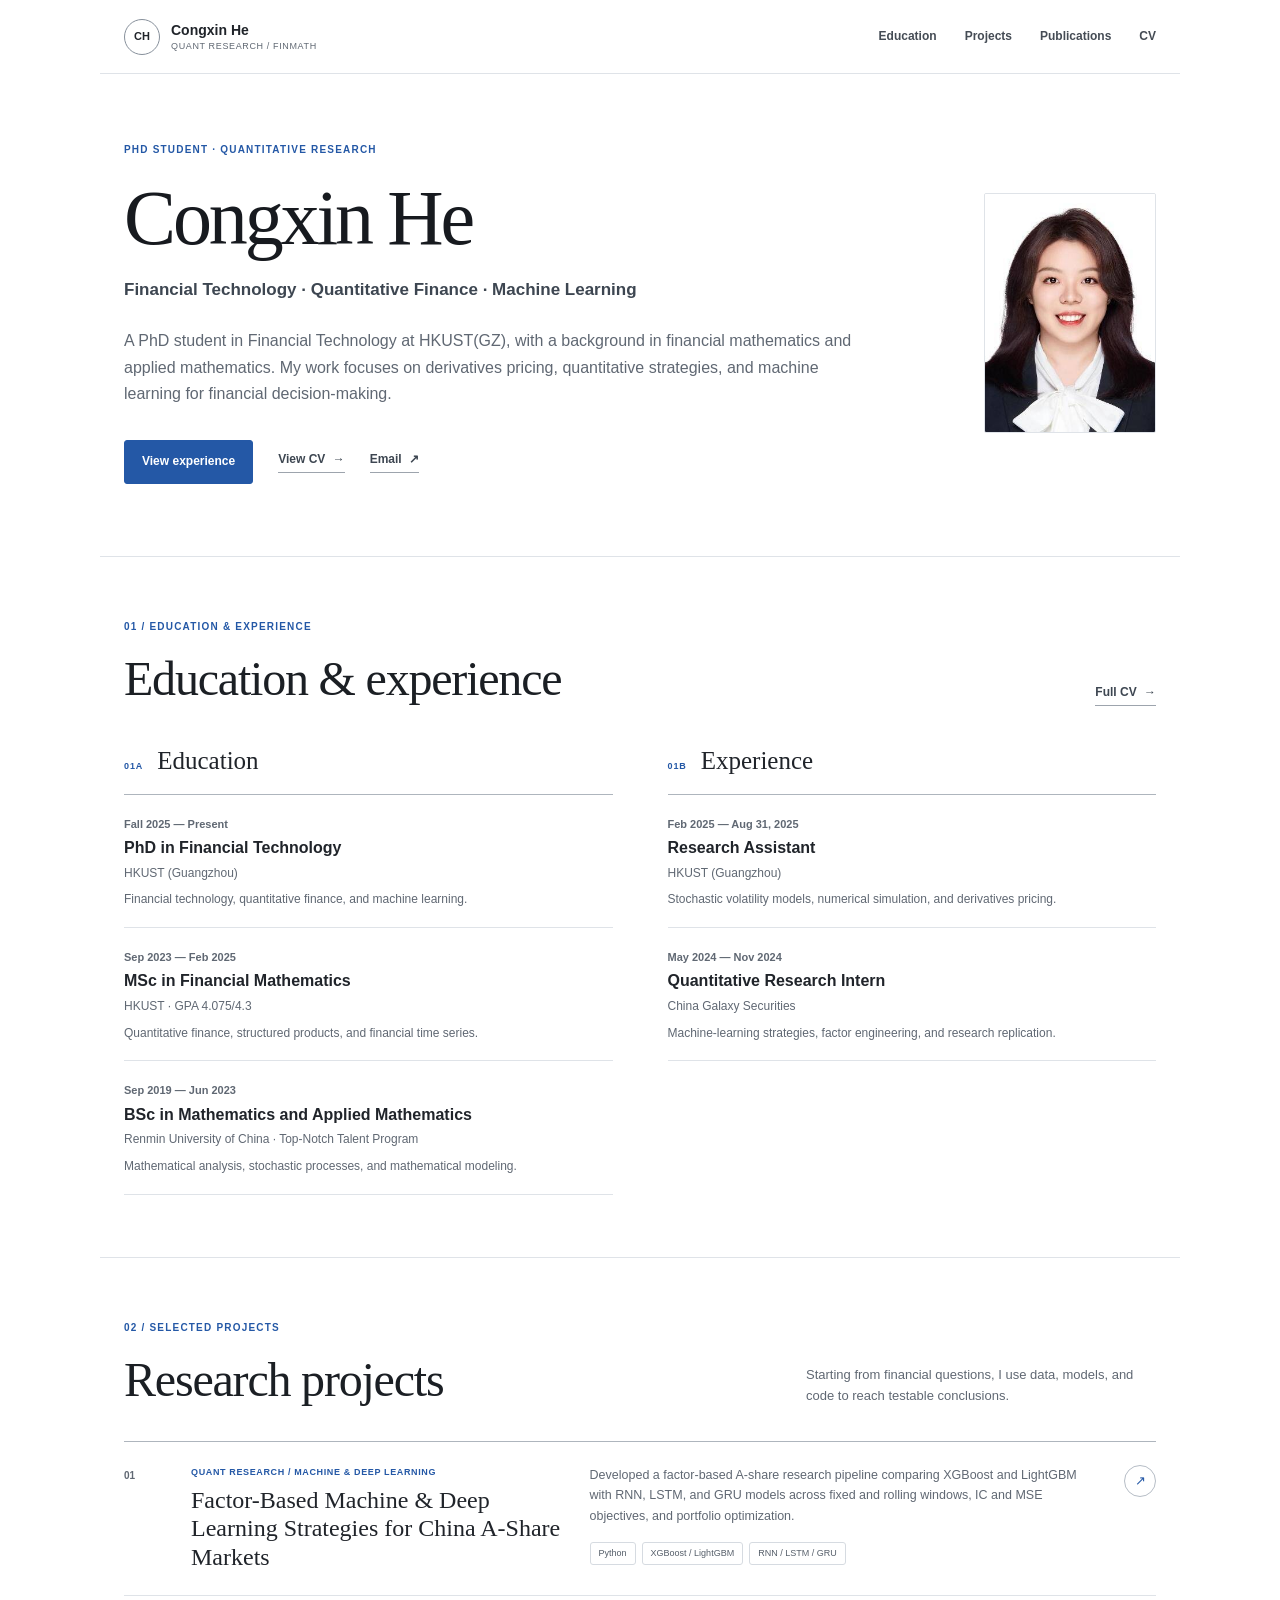
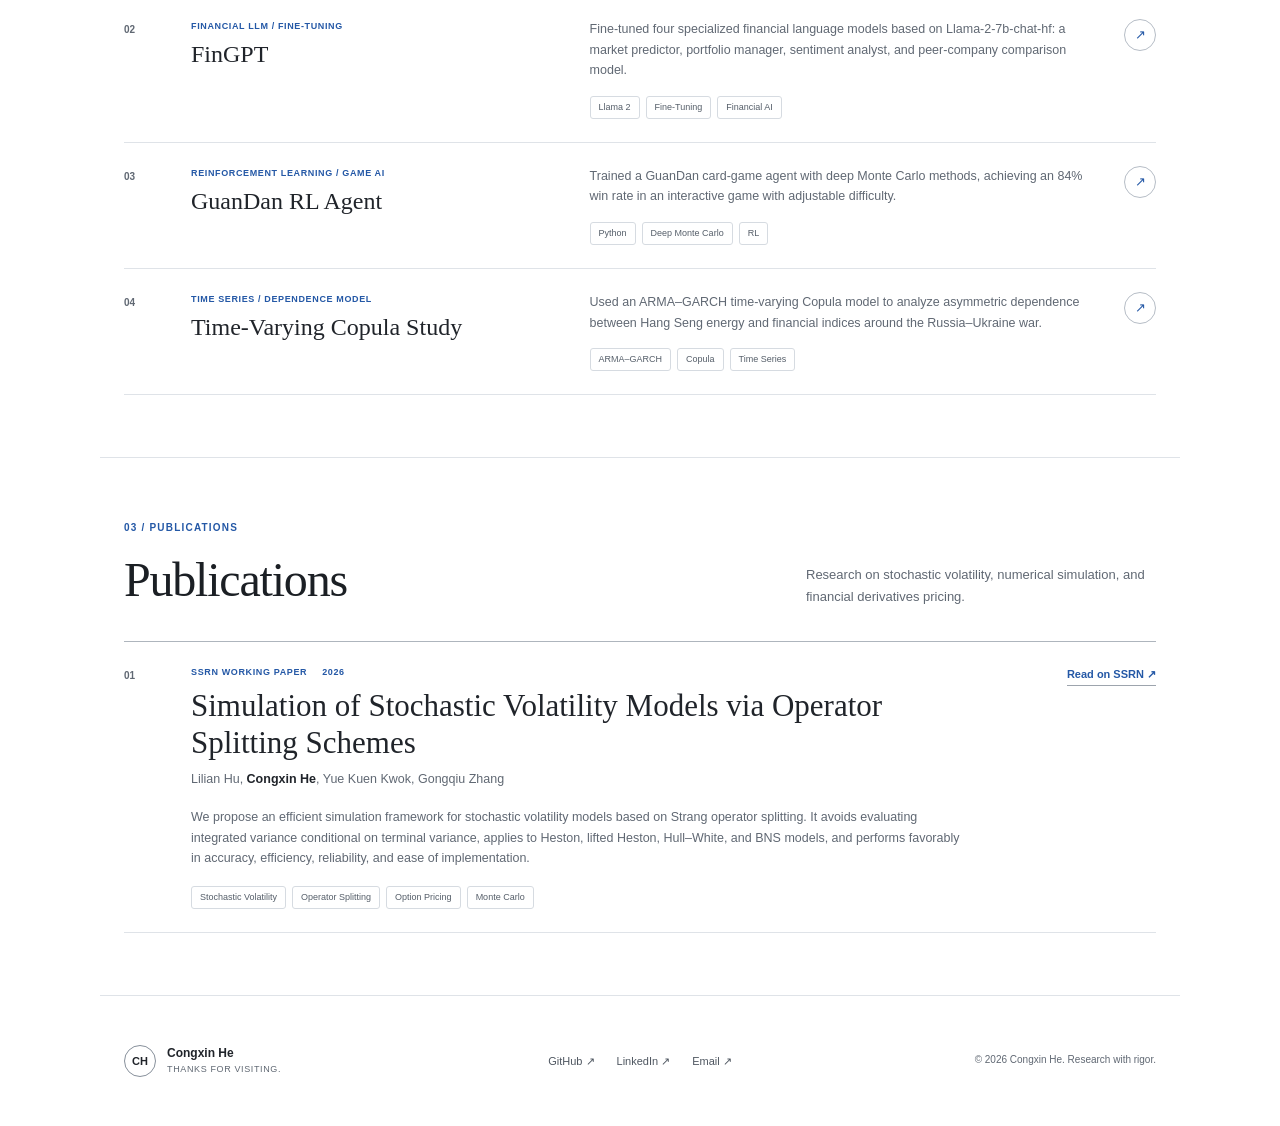
<file: index.html>
<!doctype html>
<html lang="en">
  <head>
    <meta charset="UTF-8" />
    <meta name="viewport" content="width=device-width, initial-scale=1.0" />
    <meta name="description" content="Congxin He — PhD student in Financial Technology at HKUST(GZ), working on quantitative finance, stochastic volatility, and machine learning." />
    <meta name="theme-color" content="#ffffff" />
    <title>Congxin He — Quantitative Researcher</title>
    <link rel="stylesheet" href="styles.css?v=compact-portrait-1" />
    <script src="script.js?v=compact-portrait-1" defer></script>
  </head>
  <body>
    <a class="skip-link" href="#main">Skip to main content</a>

    <header class="site-header">
      <a class="brand" href="#top" aria-label="Back to home">
        <span class="brand-mark">CH</span>
        <span class="brand-text">Congxin He<small>Quant Research / FinMath</small></span>
      </a>

      <nav class="desktop-nav" aria-label="Main navigation">
        <a href="#experience">Education</a>
        <a href="#work">Projects</a>
        <a href="#publications">Publications</a>
        <a href="resume.html">CV</a>
      </nav>

      <div class="header-actions">
        <button class="icon-button menu-toggle" type="button" aria-label="Open menu" aria-expanded="false">
          <span></span><span></span>
        </button>
      </div>
    </header>

    <div class="mobile-menu" aria-hidden="true">
      <nav aria-label="Mobile navigation">
        <a href="#experience"><span>01</span>Education & Experience</a>
        <a href="#work"><span>02</span>Projects</a>
        <a href="#publications"><span>03</span>Publications</a>
        <a href="resume.html"><span>04</span>CV</a>
      </nav>
    </div>

    <main id="main">
      <section class="hero" id="top">
        <div class="hero-copy reveal">
          <p class="eyebrow">PhD Student · Quantitative Research</p>
          <h1>Congxin He</h1>
          <p class="hero-role">Financial Technology · Quantitative Finance · Machine Learning</p>
          <p class="hero-intro">A PhD student in Financial Technology at HKUST(GZ), with a background in financial mathematics and applied mathematics. My work focuses on derivatives pricing, quantitative strategies, and machine learning for financial decision-making.</p>
          <div class="hero-actions">
            <a class="button button-primary" href="#experience">View experience</a>
            <a class="text-link" href="resume.html">View CV <span>→</span></a>
            <a class="text-link" href="mailto:congxin_he@163.com">Email <span>↗</span></a>
          </div>
        </div>
        <figure class="profile-photo reveal">
          <img src="assets/profile.jpeg" alt="Portrait of Congxin He" width="295" height="413" />
        </figure>
      </section>

      <section class="section experience-section" id="experience">
        <div class="section-heading reveal">
          <div><p class="section-number">01 / EDUCATION & EXPERIENCE</p><h2>Education & experience</h2></div>
          <a class="text-link" href="resume.html">Full CV <span>→</span></a>
        </div>
        <div class="experience-groups">
          <div class="timeline-block reveal">
            <div class="timeline-block-heading"><span>01A</span><h3>Education</h3></div>
            <div class="timeline">
              <article><time>Fall 2025 — Present</time><div><h3>PhD in Financial Technology</h3><p>HKUST (Guangzhou)</p></div><span>Financial technology, quantitative finance, and machine learning.</span></article>
              <article><time>Sep 2023 — Feb 2025</time><div><h3>MSc in Financial Mathematics</h3><p>HKUST · GPA 4.075/4.3</p></div><span>Quantitative finance, structured products, and financial time series.</span></article>
              <article><time>Sep 2019 — Jun 2023</time><div><h3>BSc in Mathematics and Applied Mathematics</h3><p>Renmin University of China · Top-Notch Talent Program</p></div><span>Mathematical analysis, stochastic processes, and mathematical modeling.</span></article>
            </div>
          </div>
          <div class="timeline-block reveal">
            <div class="timeline-block-heading"><span>01B</span><h3>Experience</h3></div>
            <div class="timeline">
              <article><time>Feb 2025 — Aug 31, 2025</time><div><h3>Research Assistant</h3><p>HKUST (Guangzhou)</p></div><span>Stochastic volatility models, numerical simulation, and derivatives pricing.</span></article>
              <article><time>May 2024 — Nov 2024</time><div><h3>Quantitative Research Intern</h3><p>China Galaxy Securities</p></div><span>Machine-learning strategies, factor engineering, and research replication.</span></article>
            </div>
          </div>
        </div>
      </section>

      <section class="section work-section" id="work">
        <div class="section-heading reveal">
          <div><p class="section-number">02 / SELECTED PROJECTS</p><h2>Research projects</h2></div>
          <p>Starting from financial questions, I use data, models, and code to reach testable conclusions.</p>
        </div>

        <div class="project-list">
          <article class="project-row reveal">
            <span class="project-number">01</span>
            <div class="project-title"><p>QUANT RESEARCH / MACHINE & DEEP LEARNING</p><h3>Factor-Based Machine & Deep Learning Strategies for China A-Share Markets</h3></div>
            <div class="project-summary"><p>Developed a factor-based A-share research pipeline comparing XGBoost and LightGBM with RNN, LSTM, and GRU models across fixed and rolling windows, IC and MSE objectives, and portfolio optimization.</p><div class="tags"><span>Python</span><span>XGBoost / LightGBM</span><span>RNN / LSTM / GRU</span></div></div>
            <a class="circle-link" href="https://github.com/cxxxxxxhh/Factor-based-Machine-Deep-Learning-Strategies-for-China-A-share-Markets" target="_blank" rel="noreferrer" aria-label="View the China A-share machine and deep learning project on GitHub">↗</a>
          </article>

          <article class="project-row reveal">
            <span class="project-number">02</span>
            <div class="project-title"><p>FINANCIAL LLM / FINE-TUNING</p><h3>FinGPT</h3></div>
            <div class="project-summary"><p>Fine-tuned four specialized financial language models based on Llama-2-7b-chat-hf: a market predictor, portfolio manager, sentiment analyst, and peer-company comparison model.</p><div class="tags"><span>Llama 2</span><span>Fine-Tuning</span><span>Financial AI</span></div></div>
            <a class="circle-link" href="https://github.com/cxxxxxxhh/MAFS5440_FinGPT" target="_blank" rel="noreferrer" aria-label="View FinGPT project on GitHub">↗</a>
          </article>

          <article class="project-row reveal">
            <span class="project-number">03</span>
            <div class="project-title"><p>REINFORCEMENT LEARNING / GAME AI</p><h3>GuanDan RL Agent</h3></div>
            <div class="project-summary"><p>Trained a GuanDan card-game agent with deep Monte Carlo methods, achieving an 84% win rate in an interactive game with adjustable difficulty.</p><div class="tags"><span>Python</span><span>Deep Monte Carlo</span><span>RL</span></div></div>
            <a class="circle-link" href="https://github.com/cxxxxxxhh/GD-test" target="_blank" rel="noreferrer" aria-label="View GuanDan reinforcement learning project on GitHub">↗</a>
          </article>

          <article class="project-row reveal">
            <span class="project-number">04</span>
            <div class="project-title"><p>TIME SERIES / DEPENDENCE MODEL</p><h3>Time-Varying Copula Study</h3></div>
            <div class="project-summary"><p>Used an ARMA–GARCH time-varying Copula model to analyze asymmetric dependence between Hang Seng energy and financial indices around the Russia–Ukraine war.</p><div class="tags"><span>ARMA–GARCH</span><span>Copula</span><span>Time Series</span></div></div>
            <a class="circle-link" href="https://github.com/cxxxxxxhh/WarEffectHKIndex" target="_blank" rel="noreferrer" aria-label="View the Time-Varying Copula study on GitHub">↗</a>
          </article>
        </div>
      </section>

      <section class="section publication-section" id="publications">
        <div class="section-heading reveal">
          <div><p class="section-number">03 / PUBLICATIONS</p><h2>Publications</h2></div>
          <p>Research on stochastic volatility, numerical simulation, and financial derivatives pricing.</p>
        </div>
        <article class="paper-card reveal">
          <div class="paper-index">01</div>
          <div class="paper-main">
            <div class="paper-meta"><span>SSRN WORKING PAPER</span><span>2026</span></div>
            <h3>Simulation of Stochastic Volatility Models via Operator Splitting Schemes</h3>
            <p class="paper-authors">Lilian Hu, <strong>Congxin He</strong>, Yue Kuen Kwok, Gongqiu Zhang</p>
            <p class="paper-abstract">We propose an efficient simulation framework for stochastic volatility models based on Strang operator splitting. It avoids evaluating integrated variance conditional on terminal variance, applies to Heston, lifted Heston, Hull–White, and BNS models, and performs favorably in accuracy, efficiency, reliability, and ease of implementation.</p>
            <div class="tags"><span>Stochastic Volatility</span><span>Operator Splitting</span><span>Option Pricing</span><span>Monte Carlo</span></div>
          </div>
          <a class="paper-link" href="https://papers.ssrn.com/sol3/papers.cfm?abstract_id=6582059" target="_blank" rel="noreferrer" aria-label="Read the paper on SSRN">Read on SSRN <span>↗</span></a>
        </article>
      </section>

    </main>

    <footer>
      <a class="brand footer-brand" href="#top"><span class="brand-mark">CH</span><span class="brand-text">Congxin He<small>Thanks for visiting.</small></span></a>
      <div class="footer-links"><a href="https://github.com/cxxxxxxhh?tab=repositories" target="_blank" rel="noreferrer">GitHub ↗</a><a href="https://www.linkedin.com/in/congxin-he-a1b0b9287/" target="_blank" rel="noreferrer">LinkedIn ↗</a><a href="mailto:congxin_he@163.com">Email ↗</a></div>
      <p>© <span id="year"></span> Congxin He. Research with rigor.</p>
    </footer>
  </body>
</html>
</file>
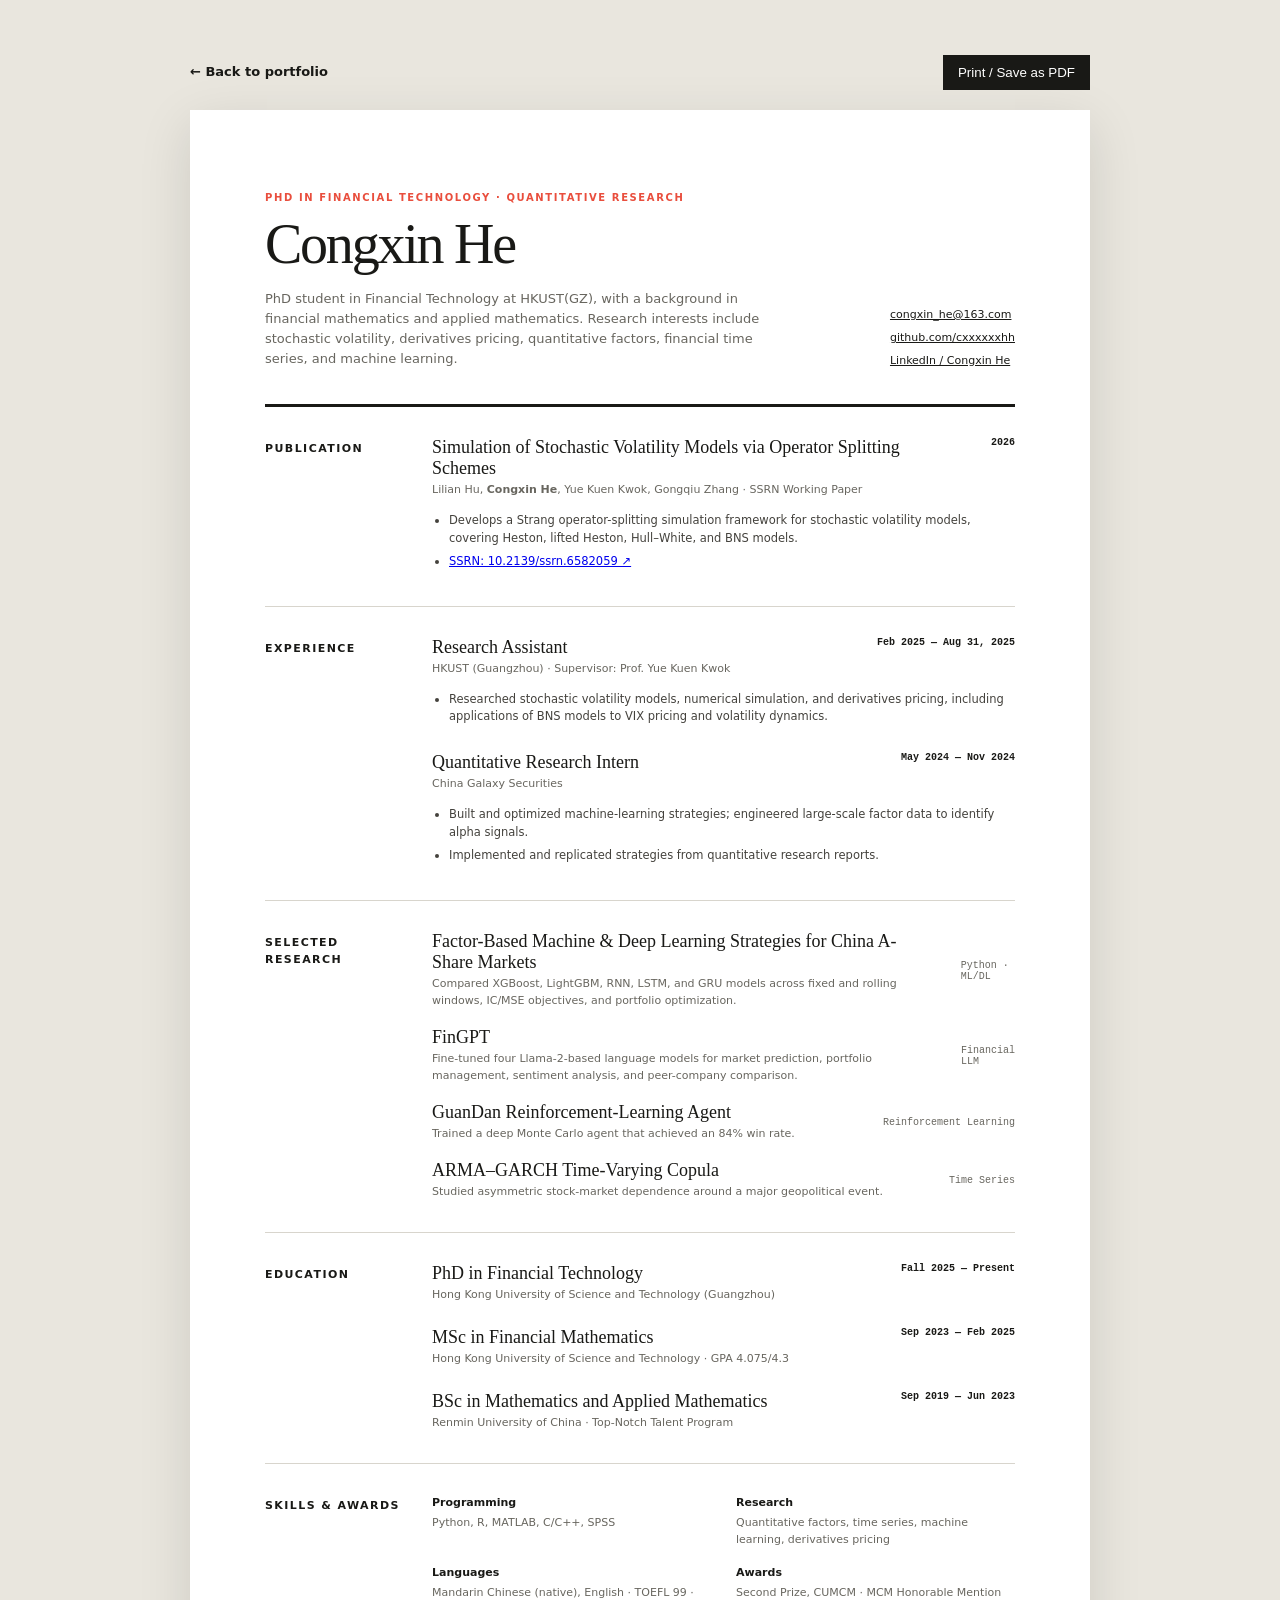
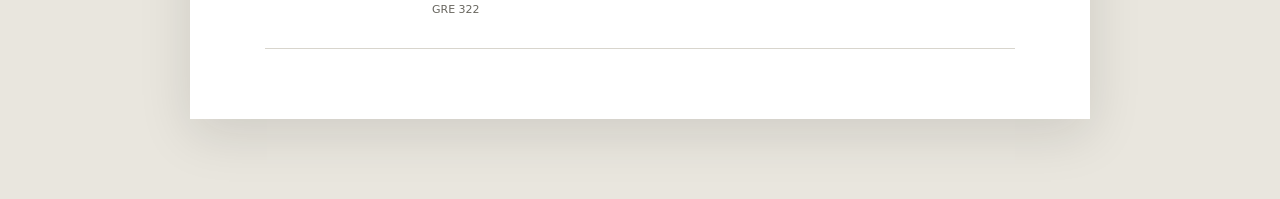
<file: resume.html>
<!doctype html>
<html lang="en">
  <head>
    <meta charset="UTF-8" />
    <meta name="viewport" content="width=device-width, initial-scale=1.0" />
    <meta name="description" content="Academic CV of Congxin He, PhD student in Financial Technology at HKUST(GZ)." />
    <title>CV — Congxin He</title>
    <link rel="stylesheet" href="resume.css?v=20260727-2" />
  </head>
  <body>
    <div class="resume-actions">
      <a href="index.html">← Back to portfolio</a>
      <button type="button" onclick="window.print()">Print / Save as PDF</button>
    </div>
    <main class="resume">
      <header>
        <div>
          <p class="kicker">PHD IN FINANCIAL TECHNOLOGY · QUANTITATIVE RESEARCH</p>
          <h1>Congxin He</h1>
          <p class="summary">PhD student in Financial Technology at HKUST(GZ), with a background in financial mathematics and applied mathematics. Research interests include stochastic volatility, derivatives pricing, quantitative factors, financial time series, and machine learning.</p>
        </div>
        <address>
          <a href="mailto:congxin_he@163.com">congxin_he@163.com</a>
          <a href="https://github.com/cxxxxxxhh">github.com/cxxxxxxhh</a>
          <a href="https://www.linkedin.com/in/congxin-he-a1b0b9287/">LinkedIn / Congxin He</a>
        </address>
      </header>

      <section>
        <h2>Publication</h2>
        <div class="entry">
          <div class="entry-title">
            <div>
              <h3>Simulation of Stochastic Volatility Models via Operator Splitting Schemes</h3>
              <p>Lilian Hu, <b>Congxin He</b>, Yue Kuen Kwok, Gongqiu Zhang · SSRN Working Paper</p>
            </div>
            <time>2026</time>
          </div>
          <ul>
            <li>Develops a Strang operator-splitting simulation framework for stochastic volatility models, covering Heston, lifted Heston, Hull–White, and BNS models.</li>
            <li><a href="https://papers.ssrn.com/sol3/papers.cfm?abstract_id=6582059">SSRN: 10.2139/ssrn.6582059 ↗</a></li>
          </ul>
        </div>
      </section>

      <section>
        <h2>Experience</h2>
        <div>
          <div class="entry">
            <div class="entry-title"><div><h3>Research Assistant</h3><p>HKUST (Guangzhou) · Supervisor: Prof. Yue Kuen Kwok</p></div><time>Feb 2025 — Aug 31, 2025</time></div>
            <ul><li>Researched stochastic volatility models, numerical simulation, and derivatives pricing, including applications of BNS models to VIX pricing and volatility dynamics.</li></ul>
          </div>
          <div class="entry">
            <div class="entry-title"><div><h3>Quantitative Research Intern</h3><p>China Galaxy Securities</p></div><time>May 2024 — Nov 2024</time></div>
            <ul><li>Built and optimized machine-learning strategies; engineered large-scale factor data to identify alpha signals.</li><li>Implemented and replicated strategies from quantitative research reports.</li></ul>
          </div>
        </div>
      </section>

      <section>
        <h2>Selected Research</h2>
        <div>
          <div class="project"><div><h3>Factor-Based Machine & Deep Learning Strategies for China A-Share Markets</h3><p>Compared XGBoost, LightGBM, RNN, LSTM, and GRU models across fixed and rolling windows, IC/MSE objectives, and portfolio optimization.</p></div><span>Python · ML/DL</span></div>
          <div class="project"><div><h3>FinGPT</h3><p>Fine-tuned four Llama-2-based language models for market prediction, portfolio management, sentiment analysis, and peer-company comparison.</p></div><span>Financial LLM</span></div>
          <div class="project"><div><h3>GuanDan Reinforcement-Learning Agent</h3><p>Trained a deep Monte Carlo agent that achieved an 84% win rate.</p></div><span>Reinforcement Learning</span></div>
          <div class="project"><div><h3>ARMA–GARCH Time-Varying Copula</h3><p>Studied asymmetric stock-market dependence around a major geopolitical event.</p></div><span>Time Series</span></div>
        </div>
      </section>

      <section>
        <h2>Education</h2>
        <div>
          <div class="entry-title"><div><h3>PhD in Financial Technology</h3><p>Hong Kong University of Science and Technology (Guangzhou)</p></div><time>Fall 2025 — Present</time></div>
          <div class="entry-title education-second"><div><h3>MSc in Financial Mathematics</h3><p>Hong Kong University of Science and Technology · GPA 4.075/4.3</p></div><time>Sep 2023 — Feb 2025</time></div>
          <div class="entry-title education-second"><div><h3>BSc in Mathematics and Applied Mathematics</h3><p>Renmin University of China · Top-Notch Talent Program</p></div><time>Sep 2019 — Jun 2023</time></div>
        </div>
      </section>

      <section>
        <h2>Skills & Awards</h2>
        <div class="skill-grid">
          <p><b>Programming</b>Python, R, MATLAB, C/C++, SPSS</p>
          <p><b>Research</b>Quantitative factors, time series, machine learning, derivatives pricing</p>
          <p><b>Languages</b>Mandarin Chinese (native), English · TOEFL 99 · GRE 322</p>
          <p><b>Awards</b>Second Prize, CUMCM · MCM Honorable Mention</p>
        </div>
      </section>
    </main>
  </body>
</html>
</file>
<file: styles.css>
:root {
  --bg: #ffffff;
  --surface: #f7f8fa;
  --ink: #20242a;
  --muted: #606873;
  --line: #dfe3e8;
  --accent: #2458a6;
  --max: 1080px;
}

* { box-sizing: border-box; }
html { scroll-behavior: smooth; }
body {
  margin: 0;
  background: var(--bg);
  color: var(--ink);
  font-family: Inter, -apple-system, BlinkMacSystemFont, "Segoe UI", Arial, sans-serif;
  font-size: 15px;
  line-height: 1.65;
  -webkit-font-smoothing: antialiased;
}
body.menu-open { overflow: hidden; }
a { color: inherit; text-decoration: none; }
button { font: inherit; color: inherit; }
.skip-link { position: fixed; top: -100px; left: 1rem; z-index: 1000; padding: .65rem 1rem; background: var(--ink); color: white; }
.skip-link:focus { top: 1rem; }

.site-header {
  max-width: var(--max);
  height: 74px;
  margin: 0 auto;
  padding: 0 24px;
  display: flex;
  align-items: center;
  justify-content: space-between;
  border-bottom: 1px solid var(--line);
  position: relative;
  z-index: 50;
}
.brand { display: flex; align-items: center; gap: 11px; }
.brand-mark {
  width: 36px;
  height: 36px;
  display: grid;
  place-items: center;
  border: 1px solid #87909b;
  border-radius: 50%;
  font-size: 11px;
  font-weight: 700;
}
.brand-text { font-size: 14px; font-weight: 650; line-height: 1.15; }
.brand-text small { display: block; margin-top: 3px; color: var(--muted); font-size: 9px; font-weight: 500; letter-spacing: .07em; text-transform: uppercase; }
.desktop-nav { display: flex; align-items: center; gap: 28px; }
.desktop-nav a { color: #454c55; font-size: 12px; font-weight: 550; }
.desktop-nav a:hover { color: var(--accent); }
.header-actions { display: none; }
.mobile-menu { display: none; }

.hero {
  max-width: var(--max);
  margin: 0 auto;
  padding: 68px 24px 72px;
  display: grid;
  grid-template-columns: minmax(0, 1fr) 172px;
  gap: 74px;
  align-items: center;
  border-bottom: 1px solid var(--line);
}
.hero-copy { max-width: 820px; }
.eyebrow, .section-number {
  margin: 0 0 18px;
  color: var(--accent);
  font-size: 10px;
  font-weight: 700;
  letter-spacing: .12em;
  text-transform: uppercase;
}
h1 {
  margin: 0;
  color: #171a1f;
  font-family: Georgia, "Times New Roman", serif;
  font-size: clamp(54px, 7vw, 78px);
  font-weight: 500;
  line-height: 1.05;
  letter-spacing: -.04em;
}
.hero-role { margin: 18px 0 0; color: #3d4651; font-size: 17px; font-weight: 550; }
.hero-intro { max-width: 740px; margin: 24px 0 32px; color: var(--muted); font-size: 16px; }
.hero-actions { display: flex; align-items: center; gap: 25px; flex-wrap: wrap; }
.profile-photo { width: 172px; margin: 0; }
.profile-photo img { display: block; width: 100%; height: auto; border: 1px solid var(--line); border-radius: 2px; }
.button { min-height: 44px; padding: 0 17px; display: inline-flex; align-items: center; justify-content: center; border: 1px solid var(--ink); border-radius: 3px; font-size: 12px; font-weight: 650; }
.button-primary { border-color: var(--accent); background: var(--accent); color: white; }
.button:hover { opacity: .88; }
.text-link { padding-bottom: 2px; border-bottom: 1px solid #9da4ad; color: #3d4651; font-size: 12px; font-weight: 600; }
.text-link span { margin-left: 4px; }

.section {
  max-width: var(--max);
  margin: 0 auto;
  padding: 62px 24px;
  border-bottom: 1px solid var(--line);
}
.section-heading { margin-bottom: 34px; display: flex; align-items: flex-end; justify-content: space-between; gap: 40px; }
.section-heading h2, .about-copy h2, .contact-inner h2 {
  margin: 0;
  color: #1b1f24;
  font-family: Georgia, "Times New Roman", serif;
  font-size: clamp(34px, 4.5vw, 48px);
  font-weight: 500;
  line-height: 1.1;
  letter-spacing: -.025em;
}
.section-heading > p { max-width: 350px; margin: 0; color: var(--muted); font-size: 13px; }

.experience-groups { display: grid; grid-template-columns: 1fr 1fr; gap: 55px; align-items: start; }
.timeline-block + .timeline-block { margin-top: 0; }
.timeline-block-heading { display: flex; align-items: baseline; gap: 14px; margin-bottom: 13px; }
.timeline-block-heading span { color: var(--accent); font-size: 9px; font-weight: 700; letter-spacing: .1em; }
.timeline-block-heading h3 { margin: 0; font-family: Georgia, "Times New Roman", serif; font-size: 25px; font-weight: 500; }
.timeline { border-top: 1px solid #aeb5bd; }
.timeline article {
  display: grid;
  grid-template-columns: 190px minmax(260px, 1fr) 1fr;
  gap: 28px;
  align-items: start;
  padding: 23px 0;
  border-bottom: 1px solid var(--line);
}
.timeline time { padding-top: 3px; color: var(--muted); font-size: 11px; font-weight: 550; }
.timeline h3 { margin: 0; font-size: 16px; font-weight: 650; line-height: 1.4; }
.timeline p, .timeline article > span { margin: 4px 0 0; color: var(--muted); font-size: 12px; }
.experience-groups .timeline article { display: block; padding: 17px 0; }
.experience-groups .timeline time { display: block; margin-bottom: 4px; }
.experience-groups .timeline article > span { display: block; margin-top: 7px; }

.project-list { border-top: 1px solid #aeb5bd; }
.project-row {
  display: grid;
  grid-template-columns: 42px minmax(250px, .85fr) minmax(320px, 1.15fr) 36px;
  gap: 25px;
  align-items: start;
  padding: 23px 0;
  border-bottom: 1px solid var(--line);
  position: relative;
}
.project-number { padding-top: 3px; color: var(--muted); font-size: 10px; font-weight: 650; }
.project-title > p { margin: 0 0 6px; color: var(--accent); font-size: 9px; font-weight: 700; letter-spacing: .07em; }
.project-title h3 { margin: 0; font-family: Georgia, "Times New Roman", serif; font-size: 24px; font-weight: 500; line-height: 1.2; }
.project-summary > p { margin: 0 0 15px; color: var(--muted); font-size: 12.5px; }
.tags { display: flex; gap: 6px; flex-wrap: wrap; }
.tags span { padding: 3px 8px; border: 1px solid #d6dbe1; border-radius: 3px; color: #555e69; font-size: 9px; }
.circle-link { width: 32px; height: 32px; display: grid; place-items: center; justify-self: end; border: 1px solid #b6bdc6; border-radius: 50%; color: var(--accent); font-size: 13px; }
.circle-link:hover { border-color: var(--accent); background: var(--accent); color: white; }

.publication-section { background: var(--bg); }
.paper-card { display: grid; grid-template-columns: 42px 1fr 115px; gap: 25px; align-items: start; padding: 23px 0; border-top: 1px solid #aeb5bd; border-bottom: 1px solid var(--line); }
.paper-index { padding-top: 3px; color: var(--muted); font-size: 10px; font-weight: 650; }
.paper-meta { display: flex; gap: 15px; color: var(--accent); font-size: 9px; font-weight: 700; letter-spacing: .07em; }
.paper-main h3 { max-width: 760px; margin: 8px 0 8px; font-family: Georgia, "Times New Roman", serif; font-size: clamp(23px, 3vw, 31px); font-weight: 500; line-height: 1.18; }
.paper-authors { margin: 0 0 17px; color: var(--muted); font-size: 12.5px; }
.paper-authors strong { color: var(--ink); }
.paper-abstract { max-width: 780px; margin: 0 0 17px; color: var(--muted); font-size: 12.5px; }
.paper-link { justify-self: end; padding-bottom: 2px; border-bottom: 1px solid #9da4ad; color: var(--accent); font-size: 11px; font-weight: 650; white-space: nowrap; }

.about-section { padding-top: 82px; padding-bottom: 82px; }
.about-layout { max-width: 900px; }
.about-copy h2 { margin-bottom: 28px; }
.about-columns { display: grid; grid-template-columns: 1fr 1fr; gap: 35px; }
.about-columns p { margin: 0; color: var(--muted); font-size: 13px; }
.skills { margin-top: 38px; border-top: 1px solid #aeb5bd; }
.skills > div { display: grid; grid-template-columns: 45px 220px 1fr; align-items: center; padding: 17px 0; border-bottom: 1px solid var(--line); }
.skills span { color: var(--muted); font-size: 9px; }
.skills b { font-size: 13px; font-weight: 650; }
.skills p { margin: 0; color: var(--muted); font-size: 12px; }

.contact-section { max-width: var(--max); margin: 0 auto; padding: 82px 24px; border-bottom: 1px solid var(--line); }
.contact-inner { max-width: 720px; }
.contact-inner > p:not(.section-number) { margin: 20px 0 26px; color: var(--muted); font-size: 14px; }
.contact-actions { display: flex; align-items: center; gap: 22px; }
.button-light { border-color: var(--accent); background: var(--accent); color: white; }
.copy-email { padding: 4px 0; border: 0; border-bottom: 1px solid #aeb5bd; background: transparent; color: #4e5660; font-size: 11px; cursor: pointer; }

footer { max-width: var(--max); min-height: 130px; margin: 0 auto; padding: 34px 24px; display: grid; grid-template-columns: 1fr auto 1fr; align-items: center; gap: 30px; }
.footer-links { display: flex; gap: 22px; color: #4e5660; font-size: 11px; }
.footer-links a:hover { color: var(--accent); }
footer > p { margin: 0; color: var(--muted); font-size: 10px; text-align: right; }
.footer-brand .brand-mark { width: 32px; height: 32px; }
.footer-brand .brand-text { font-size: 12px; }

.reveal { opacity: 1; transform: none; }

@media (max-width: 900px) {
  .desktop-nav { display: none; }
  .header-actions { display: flex; }
  .icon-button { width: 38px; height: 38px; display: grid; place-items: center; border: 1px solid var(--line); border-radius: 3px; background: white; cursor: pointer; }
  .menu-toggle { align-content: center; gap: 6px; }
  .menu-toggle span { width: 18px; height: 1px; background: var(--ink); transition: transform .2s; }
  .menu-open .menu-toggle span:first-child { transform: translateY(3.5px) rotate(45deg); }
  .menu-open .menu-toggle span:last-child { transform: translateY(-3.5px) rotate(-45deg); }
  .mobile-menu { display: block; position: fixed; inset: 0; padding: 95px 24px 40px; background: white; z-index: 40; transform: translateY(-100%); transition: transform .25s ease; }
  .menu-open .mobile-menu { transform: translateY(0); }
  .mobile-menu nav { display: grid; }
  .mobile-menu a { padding: 15px 0; border-bottom: 1px solid var(--line); font-family: Georgia, "Times New Roman", serif; font-size: 27px; }
  .mobile-menu a span { margin-right: 12px; color: var(--muted); font-family: Arial, sans-serif; font-size: 9px; }
  .timeline article { grid-template-columns: 150px 1fr; gap: 18px; }
  .timeline article > span { grid-column: 2; }
  .project-row { grid-template-columns: 34px 1fr 32px; gap: 17px; }
  .project-summary { grid-column: 2 / 4; }
  .circle-link { grid-column: 3; grid-row: 1; }
  .paper-card { grid-template-columns: 34px 1fr; gap: 17px; }
  .paper-link { grid-column: 2; justify-self: start; }
  footer { grid-template-columns: 1fr 1fr; }
  .footer-links { justify-content: flex-end; }
  footer > p { grid-column: 1 / -1; text-align: left; }
}

@media (max-width: 620px) {
  .site-header { height: 66px; padding: 0 18px; }
  .brand-mark { width: 32px; height: 32px; }
  .brand-text small { display: none; }
  .hero { padding: 72px 18px 76px; }
  .hero { grid-template-columns: 1fr; gap: 26px; }
  .profile-photo { width: 112px; grid-row: 1; }
  .hero-copy { grid-row: 2; }
  h1 { font-size: 51px; }
  .hero-role { font-size: 14px; }
  .hero-intro { font-size: 14px; }
  .hero-actions { gap: 18px; }
  .section, .contact-section { padding: 55px 18px; }
  .section-heading { display: block; margin-bottom: 35px; }
  .section-heading > p, .section-heading > .text-link { display: inline-block; margin-top: 16px; }
  .experience-groups { grid-template-columns: 1fr; gap: 40px; }
  .timeline-block + .timeline-block { margin-top: 0; }
  .timeline article { grid-template-columns: 1fr; gap: 5px; padding: 19px 0; }
  .timeline article > span { grid-column: 1; }
  .project-row { grid-template-columns: 28px 1fr 30px; gap: 12px; padding: 23px 0; }
  .project-title h3 { font-size: 22px; }
  .project-summary { grid-column: 2 / 4; }
  .paper-card { grid-template-columns: 1fr; }
  .paper-index, .paper-link { grid-column: 1; }
  .about-columns { grid-template-columns: 1fr; gap: 16px; }
  .skills > div { grid-template-columns: 32px 1fr; gap: 4px; }
  .skills p { grid-column: 2; }
  .contact-actions { align-items: flex-start; flex-direction: column; }
  footer { grid-template-columns: 1fr; padding: 32px 18px; }
  .footer-links { justify-content: flex-start; flex-wrap: wrap; }
  footer > p { grid-column: 1; }
}

@media print {
  .site-header, .mobile-menu, footer { display: none; }
  .hero, .section, .contact-section { padding: 35px 0; }
}
</file>
<file: resume.css>
:root { --paper: #fff; --ink: #191916; --muted: #68665f; --coral: #e94e3d; --line: #d8d5cd; }
* { box-sizing: border-box; }
body { margin: 0; padding: 55px 20px 80px; background: #e9e6de; color: var(--ink); font-family: Inter, "PingFang SC", system-ui, sans-serif; line-height: 1.55; }
.resume-actions { max-width: 900px; margin: 0 auto 20px; display: flex; justify-content: space-between; align-items: center; font-size: 13px; font-weight: 700; }.resume-actions a { color: inherit; text-decoration: none; }.resume-actions button { border: 0; background: var(--ink); color: white; padding: 10px 15px; cursor: pointer; }
.resume { width: min(900px, 100%); min-height: 1200px; margin: auto; background: var(--paper); padding: 70px 75px; box-shadow: 0 15px 50px rgba(20,20,18,.12); }
header { display: grid; grid-template-columns: 1fr auto; gap: 70px; border-bottom: 3px solid var(--ink); padding-bottom: 35px; }
.kicker { color: var(--coral); font-size: 10px; font-weight: 800; letter-spacing: .16em; }h1 { font: 500 56px/1 Georgia, serif; letter-spacing: -.04em; margin: 8px 0 17px; }.summary { max-width: 500px; margin: 0; color: var(--muted); font-size: 13px; }address { display: flex; flex-direction: column; gap: 6px; align-self: end; font-size: 11px; font-style: normal; }address a { color: inherit; }
section { display: grid; grid-template-columns: 135px 1fr; gap: 32px; padding: 30px 0; border-bottom: 1px solid var(--line); }section h2 { margin: 3px 0; font-size: 11px; letter-spacing: .13em; text-transform: uppercase; }.entry + .entry { margin-top: 26px; }.entry-title { display: flex; justify-content: space-between; gap: 30px; }.entry-title h3, .project h3 { margin: 0; font: 500 18px Georgia, serif; }.entry-title p, .project p { margin: 2px 0; color: var(--muted); font-size: 11px; }.entry-title time { white-space: nowrap; font: 700 10px monospace; }.entry ul { padding-left: 17px; margin: 12px 0 0; color: #44423d; font-size: 11.5px; }.entry li { margin: 5px 0; }.project { display: flex; justify-content: space-between; gap: 30px; align-items: center; }.project + .project { margin-top: 16px; }.project span { color: var(--muted); font: 10px monospace; }.skill-grid { display: grid; grid-template-columns: 1fr 1fr; gap: 16px 25px; }.skill-grid p { margin: 0; color: var(--muted); font-size: 11px; }.skill-grid b { display: block; color: var(--ink); margin-bottom: 3px; }
.education-second { margin-top: 22px; }
@media (max-width: 650px) { body { padding: 20px 10px; }.resume { padding: 40px 28px; }.resume-actions { padding: 0 5px; }header { grid-template-columns: 1fr; gap: 25px; }section { grid-template-columns: 1fr; gap: 15px; }.skill-grid { grid-template-columns: 1fr; }h1 { font-size: 46px; } }
@media print { @page { size: A4; margin: 0; }body { padding: 0; background: white; }.resume-actions { display: none; }.resume { width: 210mm; min-height: 297mm; padding: 15mm 17mm; box-shadow: none; }.resume { font-size: 95%; }section { padding: 22px 0; } }
</file>
